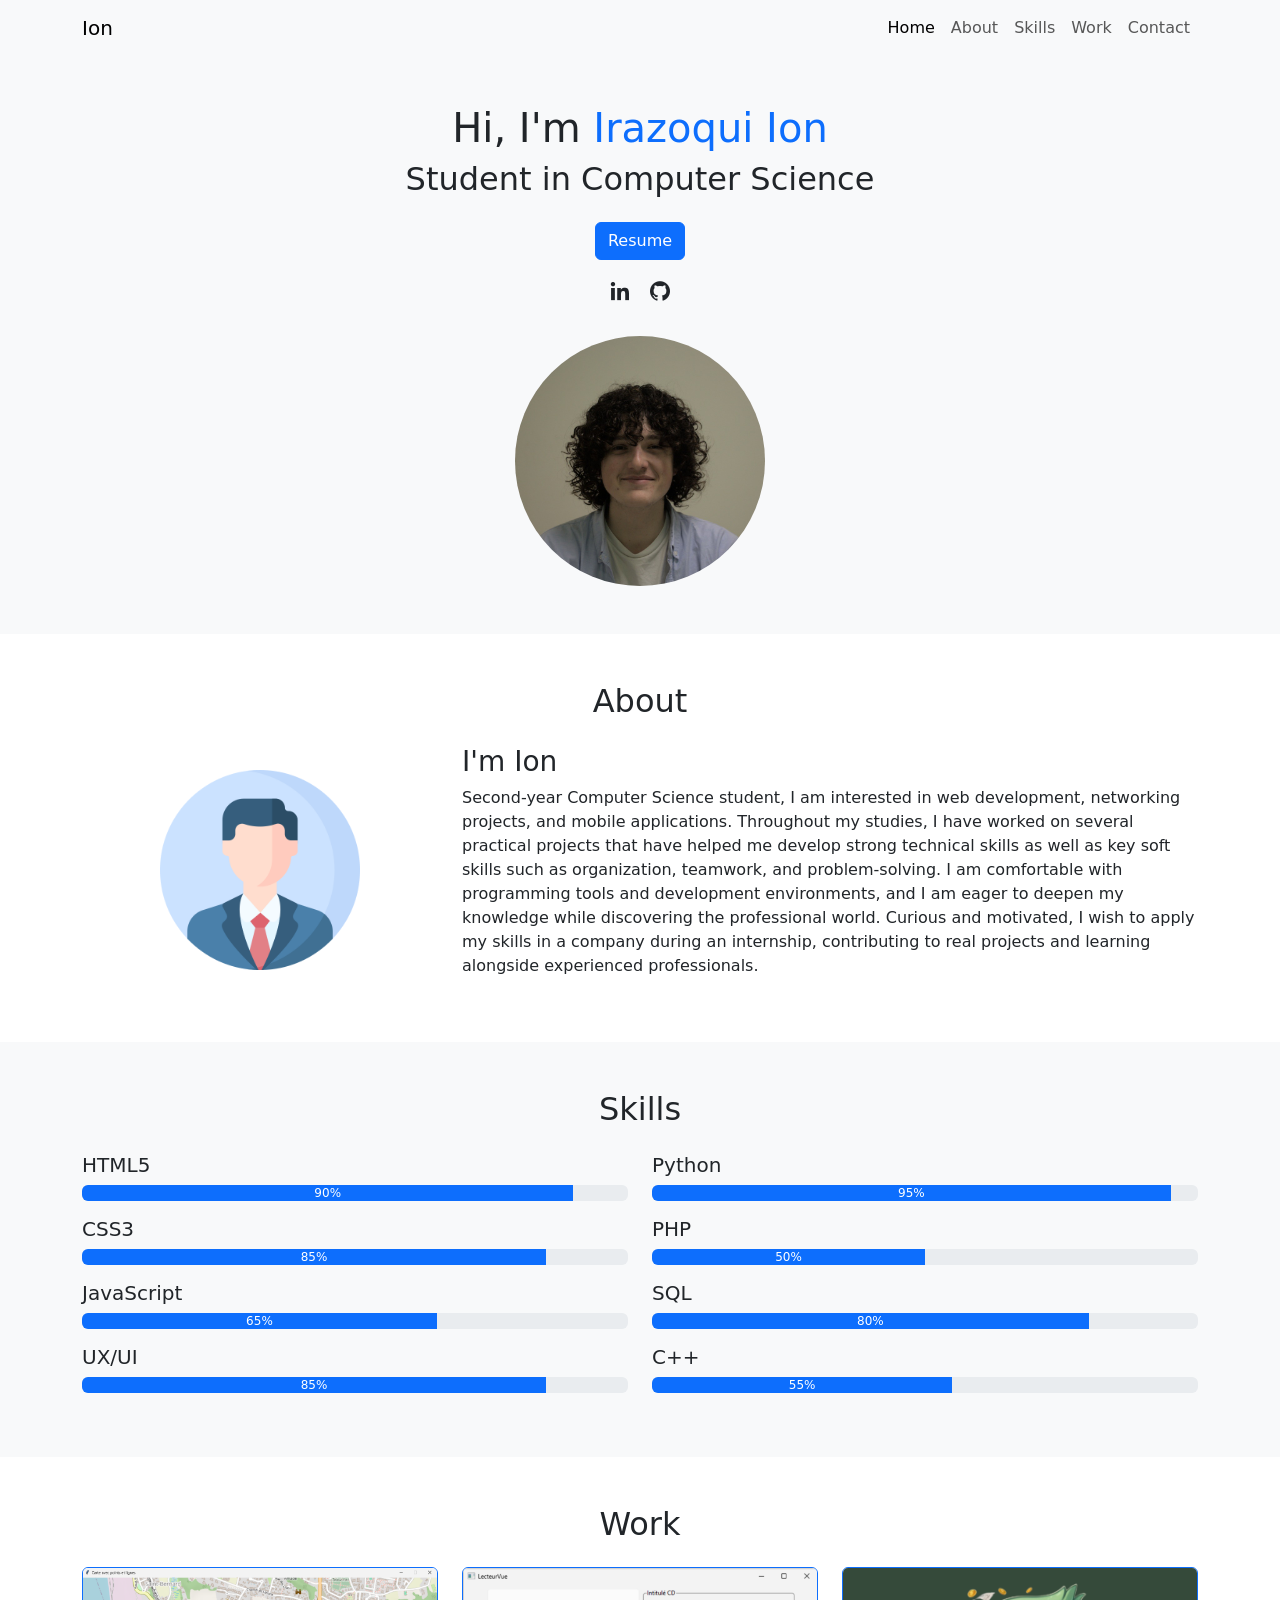
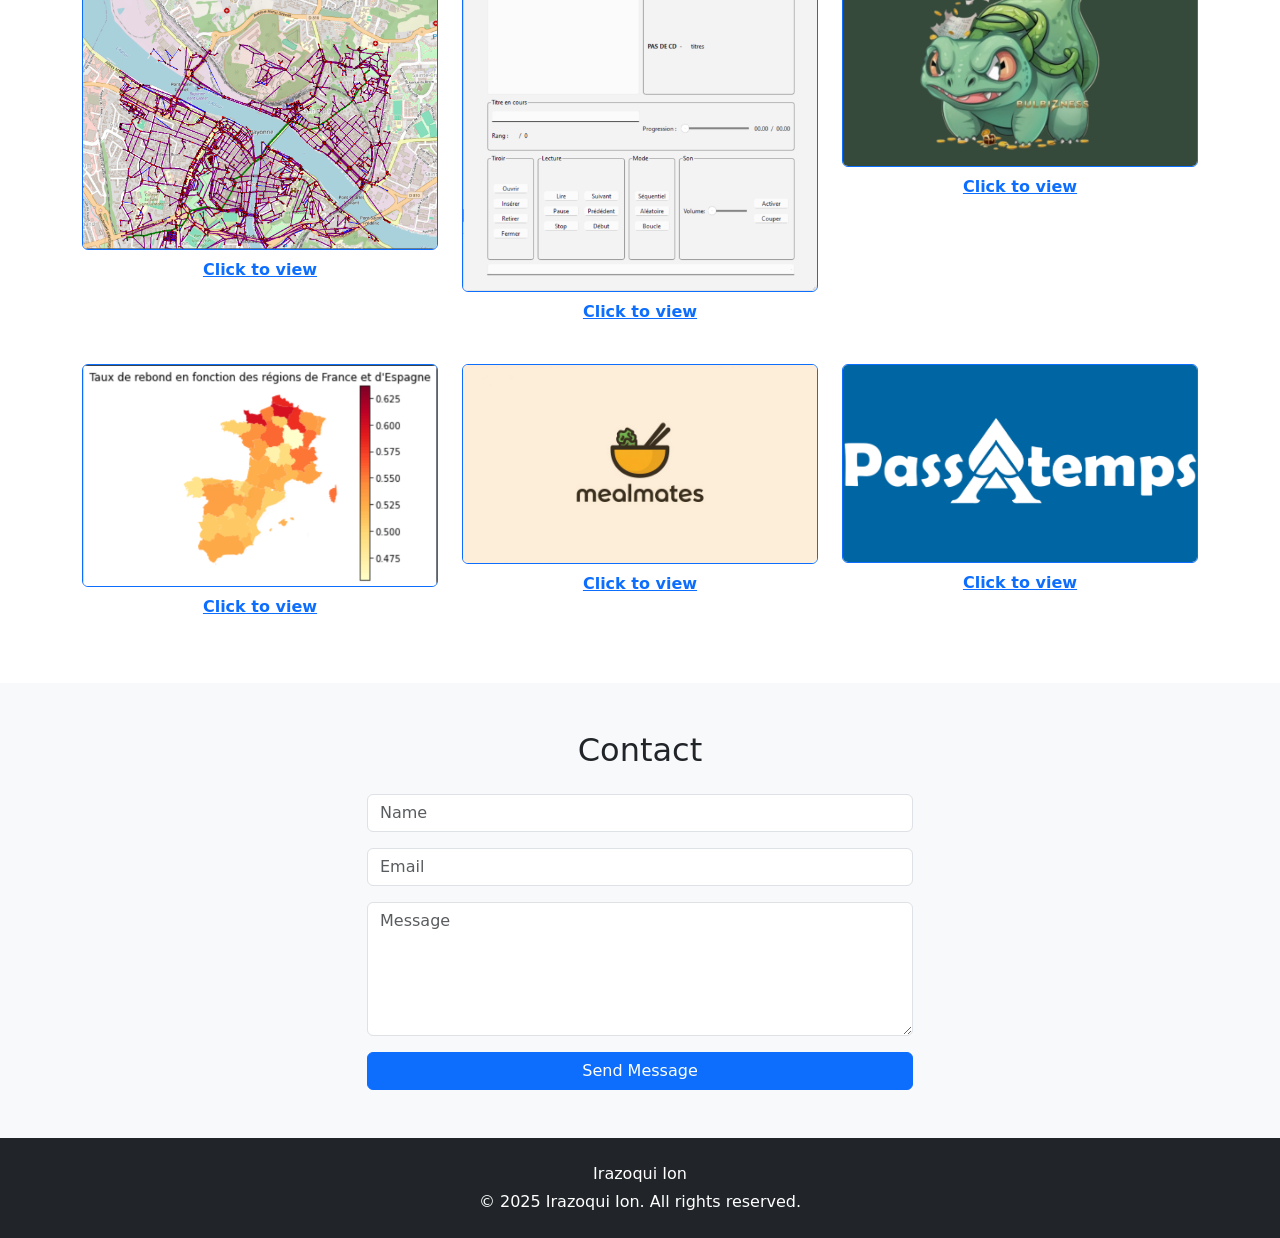
<file: index.html>
<!DOCTYPE html>
<html lang="en">

<head>
    <meta charset="UTF-8">
    <meta name="viewport" content="width=device-width, initial-scale=1.0">

    <!-- Bootstrap CSS -->
    <link href="https://cdn.jsdelivr.net/npm/bootstrap@5.3.2/dist/css/bootstrap.min.css" rel="stylesheet">

    <!-- Icons -->
    <link href='https://cdn.jsdelivr.net/npm/boxicons@2.0.5/css/boxicons.min.css' rel='stylesheet'>

    <title>Portfolio</title>
</head>

<body>

    <!-- HEADER -->
    <nav class="navbar navbar-expand-lg navbar-light bg-light sticky-top">
        <div class="container">
            <a class="navbar-brand" href="#">Ion</a>
            <button class="navbar-toggler" type="button" data-bs-toggle="collapse" data-bs-target="#navbarNav">
                <span class="navbar-toggler-icon"></span>
            </button>
            <div class="collapse navbar-collapse" id="navbarNav">
                <ul class="navbar-nav ms-auto">
                    <li class="nav-item"><a class="nav-link active" href="#home">Home</a></li>
                    <li class="nav-item"><a class="nav-link" href="#about">About</a></li>
                    <li class="nav-item"><a class="nav-link" href="#skills">Skills</a></li>
                    <li class="nav-item"><a class="nav-link" href="#work">Work</a></li>
                    <li class="nav-item"><a class="nav-link" href="#contact">Contact</a></li>
                </ul>
            </div>
        </div>
    </nav>

    <!-- HOME -->
    <section id="home" class="py-5 text-center bg-light">
        <div class="container">
            <h1>Hi, I'm <span class="text-primary">Irazoqui Ion</span></h1>
            <h2 class="mb-4">Student in Computer Science</h2>
            <a href="autres/Resume.pdf" class="btn btn-primary mb-3">Resume</a>
            <div class="d-flex justify-content-center gap-3">
                <a href="https://www.linkedin.com/in/ion-irazoqui-a7b46b34b" class="text-dark fs-4"><i class='bx bxl-linkedin'></i></a>
                <a href="https://www.github.com/TheAtomic0407" class="text-dark fs-4"><i class='bx bxl-github'></i></a>
            </div>
            <div class="mt-4">
                <img src="images/profil.png" alt="Profile photo of Irazoqui Ion" class="rounded-circle img-fluid" style="max-width: 250px;">
            </div>
        </div>
    </section>

    <!-- ABOUT -->
    <section id="about" class="py-5">
        <div class="container">
            <h2 class="text-center mb-4">About</h2>
            <div class="row align-items-center">
                <div class="col-md-4 text-center">
                    <img src="images/about.png" alt="About image" class="img-fluid rounded" style="max-width: 200px;">
                </div>
                <div class="col-md-8">
                    <h3>I'm Ion</h3>
                    <p>Second-year Computer Science student, I am interested in web development, networking projects, and mobile applications. Throughout my studies, I have worked on several practical projects that have helped me develop strong technical skills as well as key soft skills such as organization, teamwork, and problem-solving.

I am comfortable with programming tools and development environments, and I am eager to deepen my knowledge while discovering the professional world. Curious and motivated, I wish to apply my skills in a company during an internship, contributing to real projects and learning alongside experienced professionals.</p>
                </div>
            </div>
        </div>
    </section>

    <!-- SKILLS -->
    <section id="skills" class="py-5 bg-light">
        <div class="container">
            <h2 class="text-center mb-4">Skills</h2>
            <div class="row g-4">
                <div class="col-md-6">
                    <h5>HTML5</h5>
                    <div class="progress mb-3">
                        <div class="progress-bar bg-primary" role="progressbar" style="width: 90%;">90%</div>
                    </div>

                    <h5>CSS3</h5>
                    <div class="progress mb-3">
                        <div class="progress-bar bg-primary" role="progressbar" style="width: 85%;">85%</div>
                    </div>

                    <h5>JavaScript</h5>
                    <div class="progress mb-3">
                        <div class="progress-bar bg-primary" role="progressbar" style="width: 65%;">65%</div>
                    </div>

                    <h5>UX/UI</h5>
                    <div class="progress mb-3">
                        <div class="progress-bar bg-primary" role="progressbar" style="width: 85%;">85%</div>
                    </div>
                </div>
                <div class="col-md-6">
                    <h5>Python</h5>
                    <div class="progress mb-3">
                        <div class="progress-bar bg-primary" role="progressbar" style="width: 95%;">95%</div>
                    </div>

                    <h5>PHP</h5>
                    <div class="progress mb-3">
                        <div class="progress-bar bg-primary" role="progressbar" style="width: 50%;">50%</div>
                    </div>

                    <h5>SQL</h5>
                    <div class="progress mb-3">
                        <div class="progress-bar bg-primary" role="progressbar" style="width: 80%;">80%</div>
                    </div>

                    <h5>C++</h5>
                    <div class="progress mb-3">
                        <div class="progress-bar bg-primary" role="progressbar" style="width: 55%;">55%</div>
                    </div>
                </div>
            </div>
        </div>
    </section>

    <!-- WORK -->
<section id="work" class="py-5">
    <div class="container">
        <h2 class="text-center mb-4">Work</h2>
        <div class="row g-4">
            <div class="col-md-4 text-center">
                <a href="projet1.html">
                    <img src="images/graphe.png" alt="Project 1" class="img-fluid rounded mb-2 border border-primary">
                    <p class="text-primary fw-bold">Click to view</p>
                </a>
            </div>
            <div class="col-md-4 text-center">
                <a href="projet2.html">
                    <img src="images/lecteur.png" alt="Project 2" class="img-fluid rounded mb-2 border border-primary">
                    <p class="text-primary fw-bold">Click to view</p>
                </a>
            </div>
            <div class="col-md-4 text-center">
                <a href="projet3.html">
                    <img src="images/logo_bulbizness.png" alt="Project 3" class="img-fluid rounded mb-2 border border-primary">
                    <p class="text-primary fw-bold">Click to view</p>
                </a>
            </div>
            <div class="col-md-4 text-center">
                <a href="projet4.html">
                    <img src="images/rebond.png" alt="Project 4" class="img-fluid rounded mb-2 border border-primary">
                    <p class="text-primary fw-bold">Click to view</p>
                </a>
            </div>
            <div class="col-md-4 text-center">
                <a href="projet5.html">
                    <img src="images/logo_mealmates.png" alt="Project 5" class="img-fluid rounded mb-2 border border-primary">
                    <p class="text-primary fw-bold">Click to view</p>
                </a>
            </div>
            <div class="col-md-4 text-center">
                <a href="projet6.html">
                    <img src="images/logo_passatemps.png" alt="Project 6" class="img-fluid rounded mb-2 border border-primary">
                    <p class="text-primary fw-bold">Click to view</p>
                </a>
            </div>
        </div>
    </div>
</section>


    <!-- CONTACT -->
    <section id="contact" class="py-5 bg-light">
        <div class="container">
            <h2 class="text-center mb-4">Contact</h2>
            <div class="row justify-content-center">
                <div class="col-md-6">
                    <form>
                        <div class="mb-3">
                            <input type="text" class="form-control" placeholder="Name">
                        </div>
                        <div class="mb-3">
                            <input type="email" class="form-control" placeholder="Email">
                        </div>
                        <div class="mb-3">
                            <textarea class="form-control" rows="5" placeholder="Message"></textarea>
                        </div>
                        <button type="submit" class="btn btn-primary w-100">Send Message</button>
                    </form>
                </div>
            </div>
        </div>
    </section>

    <!-- FOOTER -->
    <footer class="py-4 text-center bg-dark text-white">
        <p class="mb-1">Irazoqui Ion</p>
        <p class="mb-0">&copy; 2025 Irazoqui Ion. All rights reserved.</p>
    </footer>

    <!-- Bootstrap JS -->
    <script src="https://cdn.jsdelivr.net/npm/bootstrap@5.3.2/dist/js/bootstrap.bundle.min.js"></script>
</body>

</html>
</file>
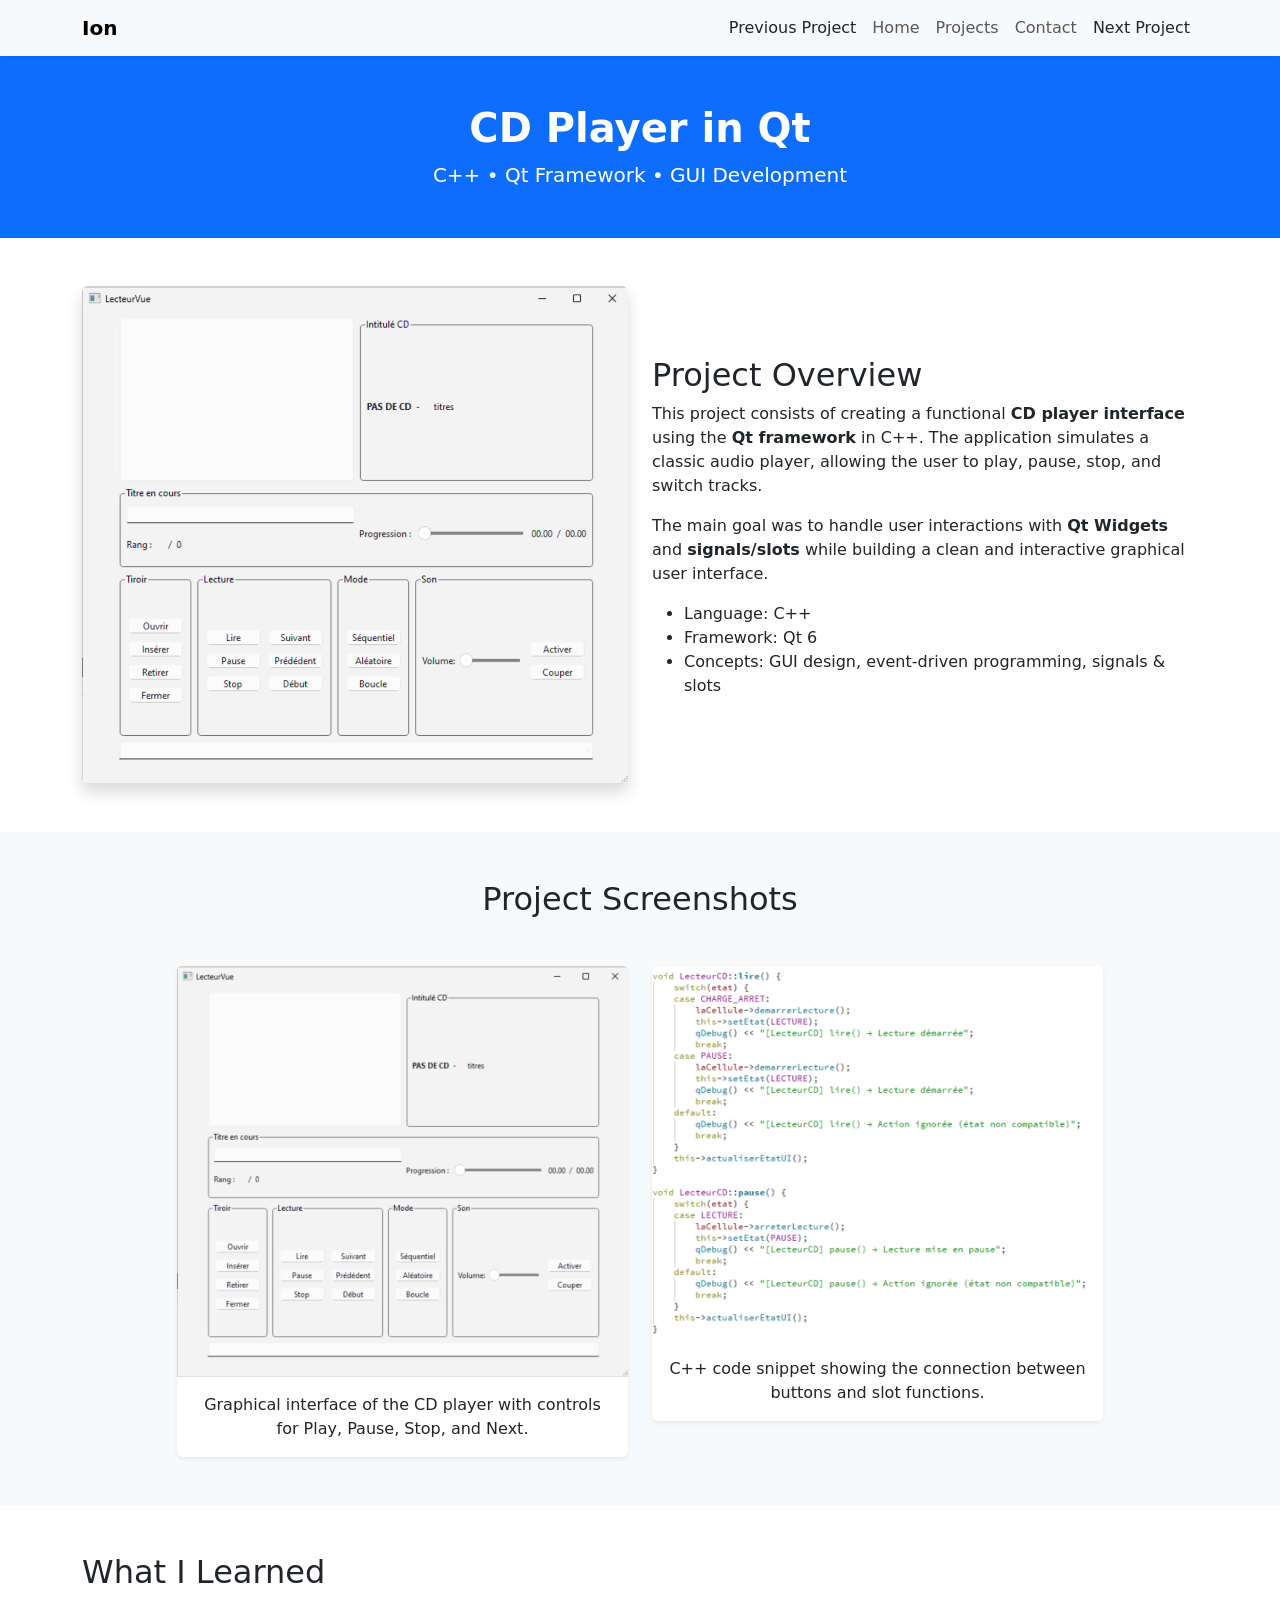
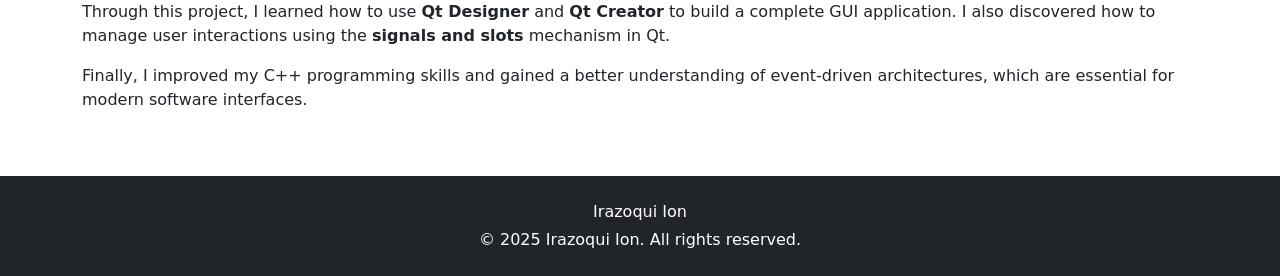
<file: projet2.html>
<!DOCTYPE html>
<html lang="en">

<head>
    <meta charset="UTF-8">
    <meta name="viewport" content="width=device-width, initial-scale=1.0">
    <title>Project – CD Player (Qt C++)</title>

    <!-- Bootstrap -->
    <link href="https://cdn.jsdelivr.net/npm/bootstrap@5.3.2/dist/css/bootstrap.min.css" rel="stylesheet">
    <link href='https://cdn.jsdelivr.net/npm/boxicons@2.0.5/css/boxicons.min.css' rel='stylesheet'>
</head>

<body>

    <!-- Navbar -->
    <nav class="navbar navbar-expand-lg navbar-light bg-light sticky-top shadow-sm">
        <div class="container">
            <a class="navbar-brand fw-bold" href="index.html">Ion</a>
            <button class="navbar-toggler" type="button" data-bs-toggle="collapse" data-bs-target="#navbarNav">
                <span class="navbar-toggler-icon"></span>
            </button>
            <div class="collapse navbar-collapse" id="navbarNav">
                <ul class="navbar-nav ms-auto">
                    <li class="nav-item"><a class="nav-link text-dark" href="projet1.html">Previous Project</a></li>
                    <li class="nav-item"><a class="nav-link" href="index.html#home">Home</a></li>
                    <li class="nav-item"><a class="nav-link" href="index.html#work">Projects</a></li>
                    <li class="nav-item"><a class="nav-link" href="index.html#contact">Contact</a></li>
                    <li class="nav-item"><a class="nav-link text-dark" href="projet3.html">Next Project</a></li>
                </ul>
            </div>
        </div>
    </nav>

    <!-- Header -->
    <header class="py-5 bg-primary text-white text-center">
        <div class="container">
            <h1 class="fw-bold">CD Player in Qt</h1>
            <p class="lead mb-0">C++ • Qt Framework • GUI Development</p>
        </div>
    </header>

    <!-- Overview -->
    <section class="py-5">
        <div class="container">
            <div class="row align-items-center g-4">
                <div class="col-md-6">
                    <img src="images/lecteur.png" alt="CD Player interface" class="img-fluid rounded shadow">
                </div>
                <div class="col-md-6">
                    <h2>Project Overview</h2>
                    <p>
                        This project consists of creating a functional <strong>CD player interface</strong> using the
                        <strong>Qt framework</strong> in C++.
                        The application simulates a classic audio player, allowing the user to play, pause, stop, and
                        switch tracks.
                    </p>
                    <p>
                        The main goal was to handle user interactions with <strong>Qt Widgets</strong> and
                        <strong>signals/slots</strong>
                        while building a clean and interactive graphical user interface.
                    </p>
                    <ul>
                        <li>Language: C++</li>
                        <li>Framework: Qt 6</li>
                        <li>Concepts: GUI design, event-driven programming, signals & slots</li>
                    </ul>
                </div>
            </div>
        </div>
    </section>

    <!-- Gallery -->
    <section class="py-5 bg-light">
        <div class="container">
            <h2 class="text-center mb-5">Project Screenshots</h2>
            <div class="row g-4 justify-content-center">

                <!-- Screenshot 1: UI -->
                <div class="col-md-5">
                    <div class="card shadow-sm border-0">
                        <img src="images/lecteur.png" class="card-img-top" alt="CD Player UI">
                        <div class="card-body text-center">
                            <p class="card-text">Graphical interface of the CD player with controls for Play, Pause,
                                Stop, and Next.</p>
                        </div>
                    </div>
                </div>

                <!-- Screenshot 2: Code -->
                <div class="col-md-5">
                    <div class="card shadow-sm border-0">
                        <img src="images/codeLecteur.png" class="card-img-top" alt="CD Player source code">
                        <div class="card-body text-center">
                            <p class="card-text">C++ code snippet showing the connection between buttons and slot
                                functions.</p>
                        </div>
                    </div>
                </div>

            </div>
        </div>
    </section>

    <!-- What I learned -->
    <section class="py-5">
        <div class="container">
            <h2>What I Learned</h2>
            <p>
                Through this project, I learned how to use <strong>Qt Designer</strong> and <strong>Qt Creator</strong>
                to build
                a complete GUI application.
                I also discovered how to manage user interactions using the <strong>signals and slots</strong> mechanism
                in Qt.
            </p>
            <p>
                Finally, I improved my C++ programming skills and gained a better understanding of event-driven
                architectures,
                which are essential for modern software interfaces.
            </p>
        </div>
    </section>

    <!-- Footer -->
    <footer class="py-4 bg-dark text-white text-center">
        <p class="mb-1">Irazoqui Ion</p>
        <p class="mb-0">&copy; 2025 Irazoqui Ion. All rights reserved.</p>
    </footer>

    <!-- Bootstrap JS -->
    <script src="https://cdn.jsdelivr.net/npm/bootstrap@5.3.2/dist/js/bootstrap.bundle.min.js"></script>

</body>

</html>
</file>
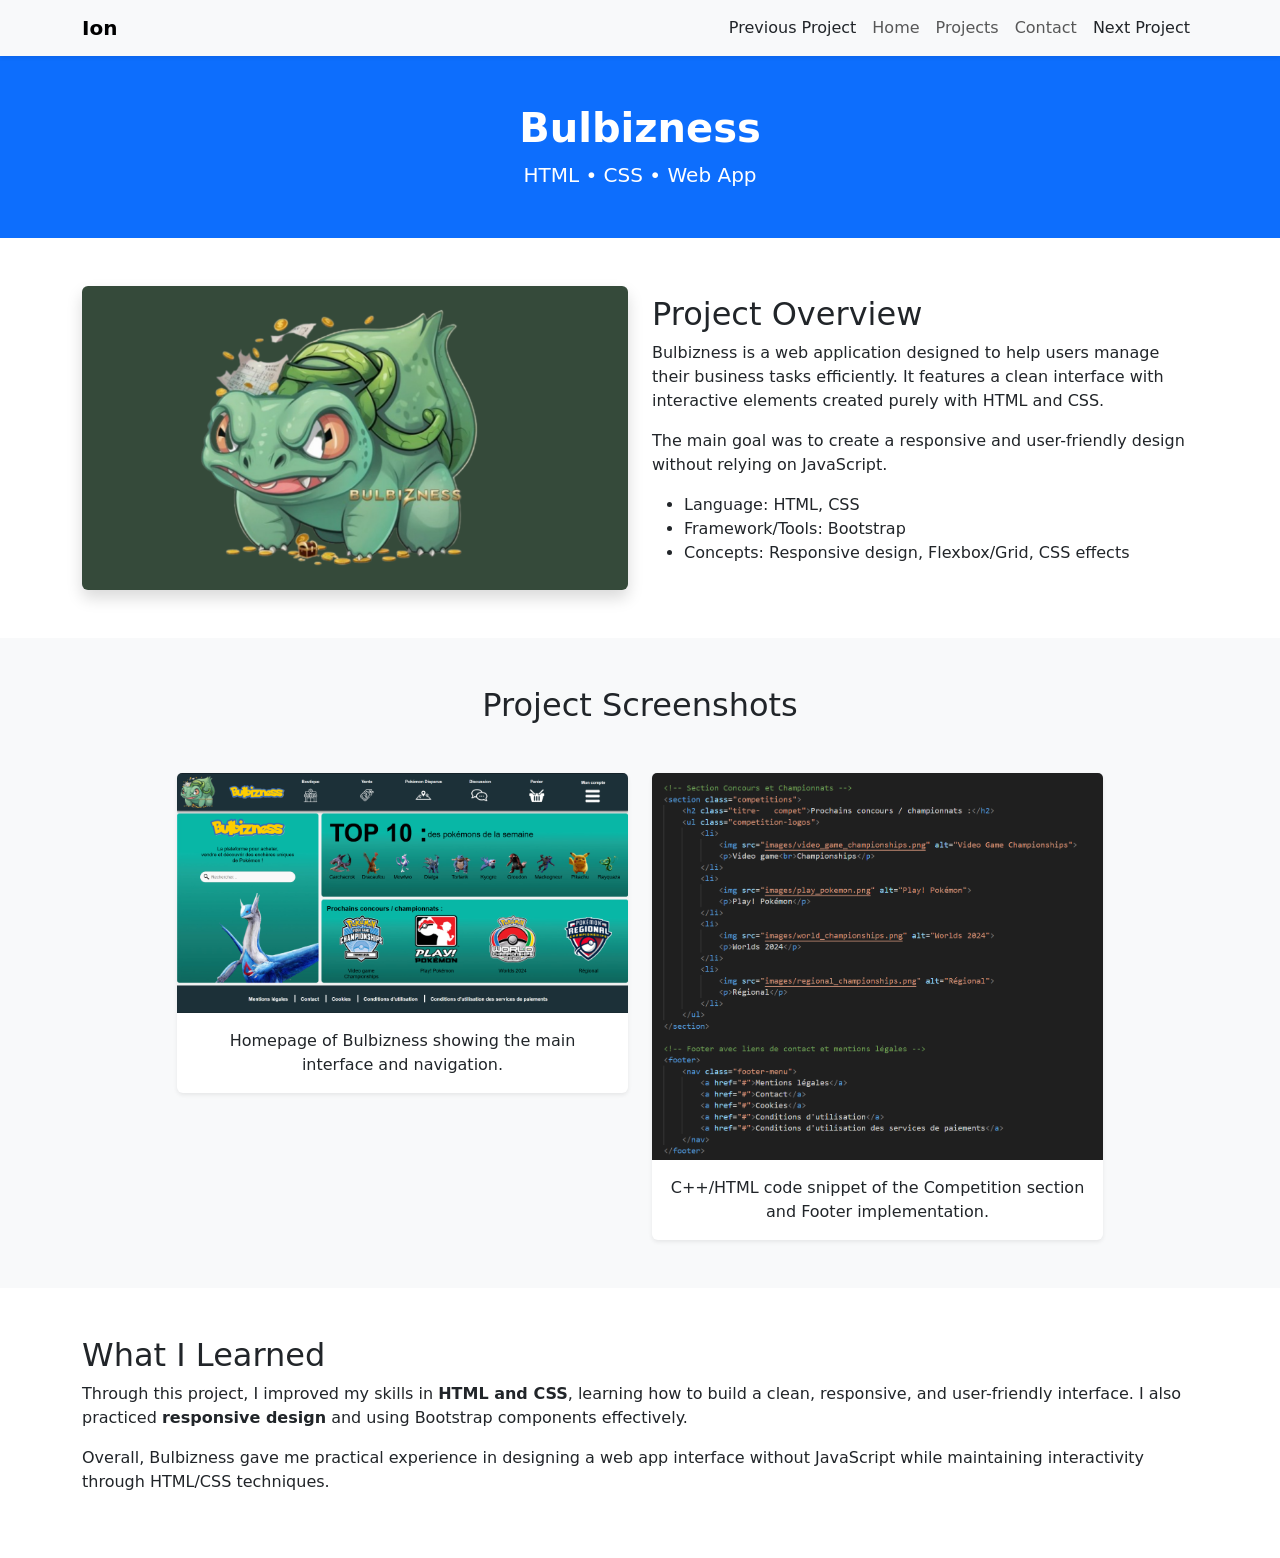
<file: projet3.html>
<!DOCTYPE html>
<html lang="en">


<head>
    <meta charset="UTF-8">
    <meta name="viewport" content="width=device-width, initial-scale=1.0">
    <title>Project – Bulbizness</title>

    <!-- Bootstrap -->
    <link href="https://cdn.jsdelivr.net/npm/bootstrap@5.3.2/dist/css/bootstrap.min.css" rel="stylesheet">
    <link href='https://cdn.jsdelivr.net/npm/boxicons@2.0.5/css/boxicons.min.css' rel='stylesheet'>
</head>

<body>

    <!-- Navbar -->
    <nav class="navbar navbar-expand-lg navbar-light bg-light sticky-top shadow-sm">
        <div class="container">
            <a class="navbar-brand fw-bold" href="index.html">Ion</a>
            <button class="navbar-toggler" type="button" data-bs-toggle="collapse" data-bs-target="#navbarNav">
                <span class="navbar-toggler-icon"></span>
            </button>
            <div class="collapse navbar-collapse" id="navbarNav">
                <ul class="navbar-nav ms-auto">
                    <li class="nav-item"><a class="nav-link text-dark" href="projet2.html">Previous Project</a></li>
                    <li class="nav-item"><a class="nav-link" href="index.html#home">Home</a></li>
                    <li class="nav-item"><a class="nav-link" href="index.html#work">Projects</a></li>
                    <li class="nav-item"><a class="nav-link" href="index.html#contact">Contact</a></li>
                    <li class="nav-item"><a class="nav-link text-dark" href="projet4.html">Next Project</a></li>
                </ul>
            </div>
        </div>
    </nav>

    <!-- Header -->
    <header class="py-5 bg-primary text-white text-center">
        <div class="container">
            <h1 class="fw-bold">Bulbizness</h1>
            <p class="lead mb-0">HTML • CSS • Web App</p>
        </div>
    </header>

    <!-- Overview -->
    <section class="py-5">
        <div class="container">
            <div class="row align-items-center g-4">
                <div class="col-md-6">
                    <img src="images/logo_bulbizness.png" alt="Bulbizness interface" class="img-fluid rounded shadow">
                </div>
                <div class="col-md-6">
                    <h2>Project Overview</h2>
                    <p>
                        Bulbizness is a web application designed to help users manage their business tasks efficiently.
                        It features a clean interface with interactive elements created purely with HTML and CSS.
                    </p>
                    <p>
                        The main goal was to create a responsive and user-friendly design without relying on JavaScript.
                    </p>
                    <ul>
                        <li>Language: HTML, CSS</li>
                        <li>Framework/Tools: Bootstrap</li>
                        <li>Concepts: Responsive design, Flexbox/Grid, CSS effects</li>
                    </ul>
                </div>
            </div>
        </div>
    </section>

    <!-- Gallery -->
    <section class="py-5 bg-light">
        <div class="container">
            <h2 class="text-center mb-5">Project Screenshots</h2>
            <div class="row g-4 justify-content-center">

                <!-- Screenshot 1: Homepage -->
                <div class="col-md-5">
                    <div class="card shadow-sm border-0">
                        <img src="images/html.png" class="card-img-top" alt="Bulbizness homepage">
                        <div class="card-body text-center">
                            <p class="card-text">Homepage of Bulbizness showing the main interface and navigation.</p>
                        </div>
                    </div>
                </div>

                <!-- Screenshot 2: Competition Section & Footer Code -->
                <div class="col-md-5">
                    <div class="card shadow-sm border-0">
                        <img src="images/htmlCode.png" class="card-img-top" alt="Bulbizness competition section code">
                        <div class="card-body text-center">
                            <p class="card-text">C++/HTML code snippet of the Competition section and Footer
                                implementation.</p>
                        </div>
                    </div>
                </div>

            </div>
        </div>
    </section>

    <!-- What I learned -->
    <section class="py-5">
        <div class="container">
            <h2>What I Learned</h2>
            <p>
                Through this project, I improved my skills in <strong>HTML and CSS</strong>, learning how to build a
                clean, responsive, and user-friendly interface.
                I also practiced <strong>responsive design</strong> and using Bootstrap components effectively.
            </p>
            <p>
                Overall, Bulbizness gave me practical experience in designing a web app interface without JavaScript
                while maintaining interactivity through HTML/CSS techniques.
            </p>
        </div>
    </section>

    <!-- Footer -->
    <footer class="py-4 bg-dark text-white text-center"
</file>
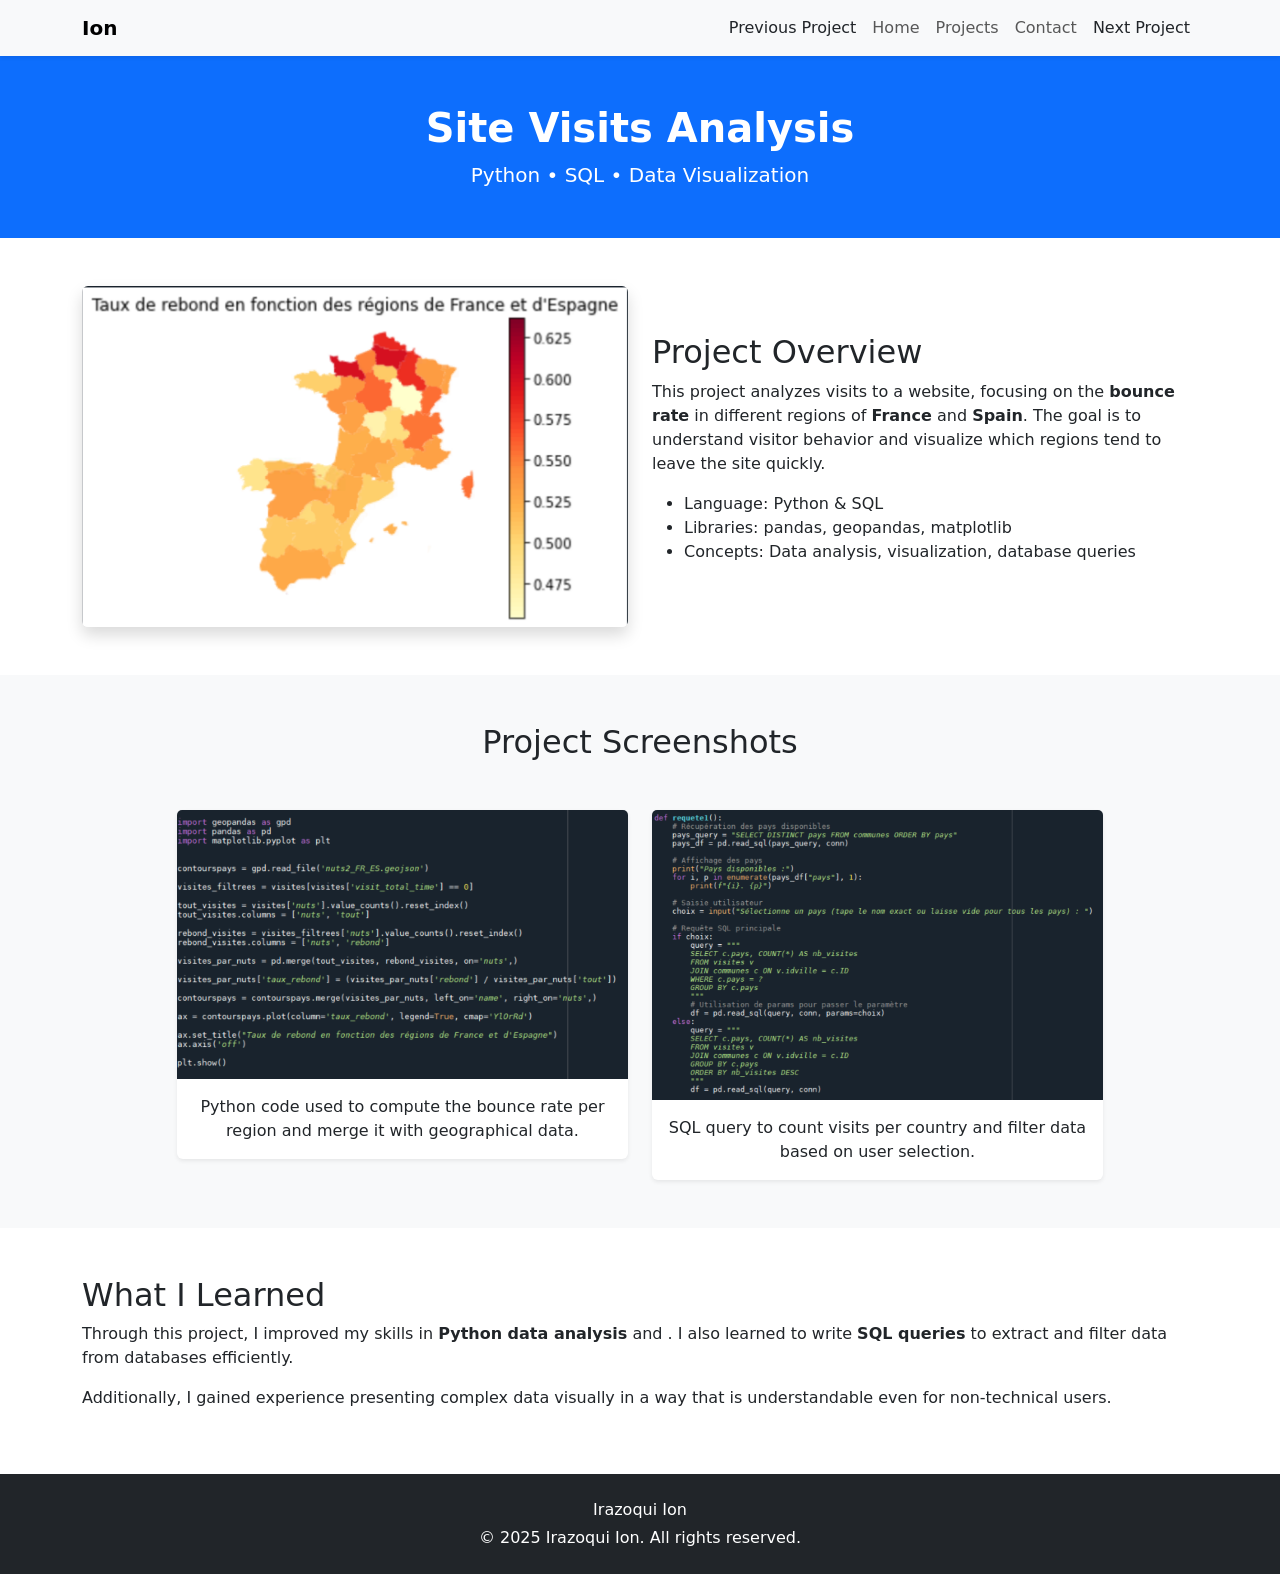
<file: projet4.html>
<!DOCTYPE html>
<html lang="en">

<head>
    <meta charset="UTF-8">
    <meta name="viewport" content="width=device-width, initial-scale=1.0">
    <title>Project – Site Visits Analysis</title>

    <!-- Bootstrap -->
    <link href="https://cdn.jsdelivr.net/npm/bootstrap@5.3.2/dist/css/bootstrap.min.css" rel="stylesheet">
    <link href='https://cdn.jsdelivr.net/npm/boxicons@2.0.5/css/boxicons.min.css' rel='stylesheet'>
</head>

<body>

    <!-- Navbar -->
    <nav class="navbar navbar-expand-lg navbar-light bg-light sticky-top shadow-sm">
        <div class="container">
            <a class="navbar-brand fw-bold" href="index.html">Ion</a>
            <button class="navbar-toggler" type="button" data-bs-toggle="collapse" data-bs-target="#navbarNav">
                <span class="navbar-toggler-icon"></span>
            </button>
            <div class="collapse navbar-collapse" id="navbarNav">
                <ul class="navbar-nav ms-auto">
                    <li class="nav-item"><a class="nav-link text-dark" href="projet3.html">Previous Project</a></li>
                    <li class="nav-item"><a class="nav-link" href="index.html#home">Home</a></li>
                    <li class="nav-item"><a class="nav-link" href="index.html#work">Projects</a></li>
                    <li class="nav-item"><a class="nav-link" href="index.html#contact">Contact</a></li>
                    <li class="nav-item"><a class="nav-link text-dark" href="projet5.html">Next Project</a></li>
                </ul>
            </div>
        </div>
    </nav>

    <!-- Header -->
    <header class="py-5 bg-primary text-white text-center">
        <div class="container">
            <h1 class="fw-bold">Site Visits Analysis</h1>
            <p class="lead mb-0">Python • SQL • Data Visualization</p>
        </div>
    </header>

    <!-- Overview -->
    <section class="py-5">
        <div class="container">
            <div class="row align-items-center g-4">
                <div class="col-md-6">
                    <img src="images/rebond.png" alt="Taux de rebond par région France et Espagne"
                        class="img-fluid rounded shadow">
                </div>
                <div class="col-md-6">
                    <h2>Project Overview</h2>
                    <p>
                        This project analyzes visits to a website, focusing on the <strong>bounce rate</strong>
                        in different regions of <strong>France</strong> and <strong>Spain</strong>.
                        The goal is to understand visitor behavior and visualize which regions tend to leave the site
                        quickly.
                    </p>
                    <ul>
                        <li>Language: Python & SQL</li>
                        <li>Libraries: pandas, geopandas, matplotlib</li>
                        <li>Concepts: Data analysis, visualization, database queries</li>
                    </ul>
                </div>
            </div>
        </div>
    </section>

    <!-- Gallery -->
    <section class="py-5 bg-light">
        <div class="container">
            <h2 class="text-center mb-5">Project Screenshots</h2>
            <div class="row g-4 justify-content-center">

                <!-- Screenshot 1: Python code -->
                <div class="col-md-5">
                    <div class="card shadow-sm border-0">
                        <img src="images/code_python.png" class="card-img-top" alt="Python code for data analysis">
                        <div class="card-body text-center">
                            <p class="card-text">Python code used to compute the bounce rate per region and merge it
                                with geographical data.</p>
                        </div>
                    </div>
                </div>

                <!-- Screenshot 2: SQL code -->
                <div class="col-md-5">
                    <div class="card shadow-sm border-0">
                        <img src="images/code_sql.png" class="card-img-top" alt="SQL query for site visits">
                        <div class="card-body text-center">
                            <p class="card-text">SQL query to count visits per country and filter data based on user
                                selection.</p>
                        </div>
                    </div>
                </div>

            </div>
        </div>
    </section>

    <!-- What I learned -->
    <section class="py-5">
        <div class="container">
            <h2>What I Learned</h2>
            <p>
                Through this project, I improved my skills in <strong>Python data analysis</strong> and
                <stronggeographical visualization</strong>.
                    I also learned to write <strong>SQL queries</strong> to extract and filter data from databases
                    efficiently.
            </p>
            <p>
                Additionally, I gained experience presenting complex data visually in a way that is understandable even
                for non-technical users.
            </p>
        </div>
    </section>

    <!-- Footer -->
    <footer class="py-4 bg-dark text-white text-center">
        <p class="mb-1">Irazoqui Ion</p>
        <p class="mb-0">&copy; 2025 Irazoqui Ion. All rights reserved.</p>
    </footer>

    <!-- Bootstrap JS -->
    <script src="https://cdn.jsdelivr.net/npm/bootstrap@5.3.2/dist/js/bootstrap.bundle.min.js"></script>

</body>

</html>
</file>
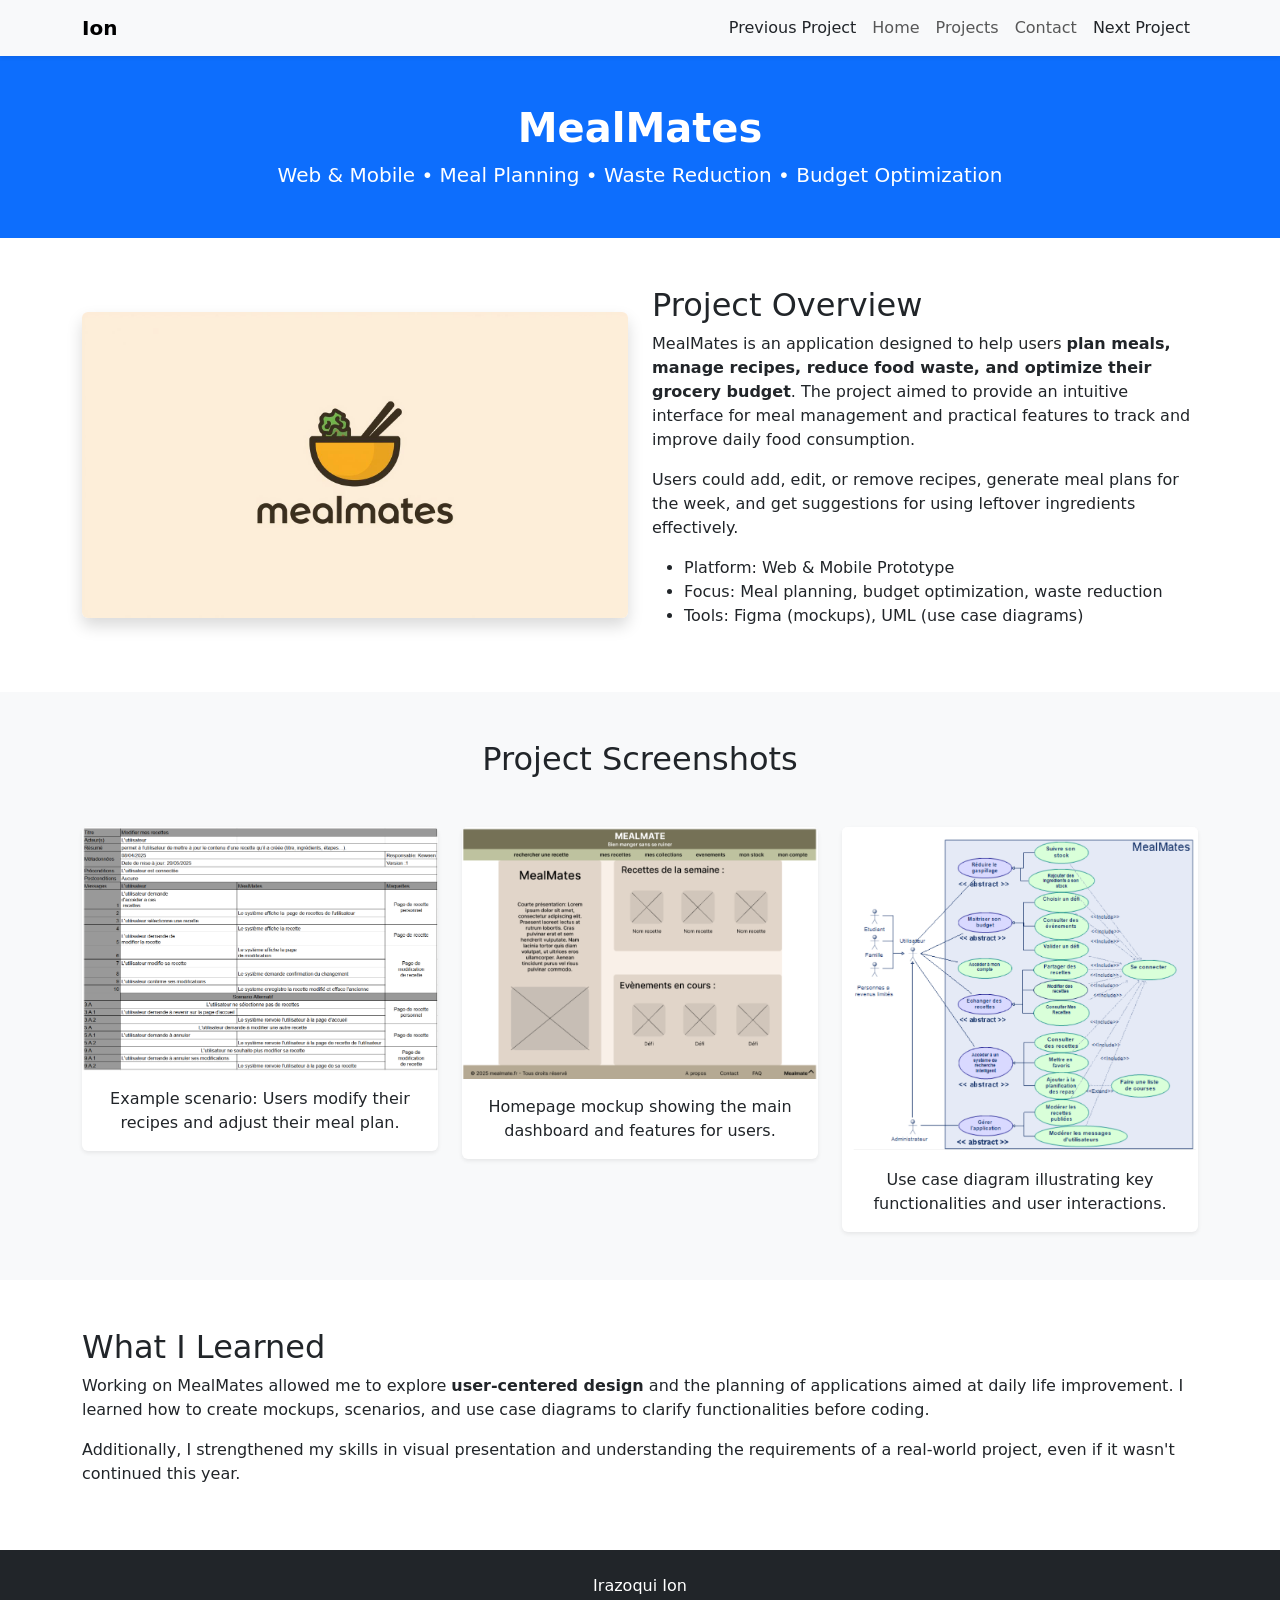
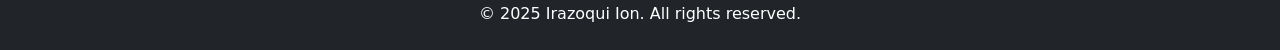
<file: projet5.html>
<!DOCTYPE html>
<html lang="en">

<head>
    <meta charset="UTF-8">
    <meta name="viewport" content="width=device-width, initial-scale=1.0">
    <title>Project – MealMates</title>

    <!-- Bootstrap -->
    <link href="https://cdn.jsdelivr.net/npm/bootstrap@5.3.2/dist/css/bootstrap.min.css" rel="stylesheet">
    <link href='https://cdn.jsdelivr.net/npm/boxicons@2.0.5/css/boxicons.min.css' rel='stylesheet'>
</head>

<body>

    <!-- Navbar -->
    <nav class="navbar navbar-expand-lg navbar-light bg-light sticky-top shadow-sm">
        <div class="container">
            <a class="navbar-brand fw-bold" href="index.html">Ion</a>
            <button class="navbar-toggler" type="button" data-bs-toggle="collapse" data-bs-target="#navbarNav">
                <span class="navbar-toggler-icon"></span>
            </button>
            <div class="collapse navbar-collapse" id="navbarNav">
                <ul class="navbar-nav ms-auto">
                    <li class="nav-item"><a class="nav-link text-dark" href="projet4.html">Previous Project</a></li>
                    <li class="nav-item"><a class="nav-link" href="index.html#home">Home</a></li>
                    <li class="nav-item"><a class="nav-link" href="index.html#work">Projects</a></li>
                    <li class="nav-item"><a class="nav-link" href="index.html#contact">Contact</a></li>
                    <li class="nav-item"><a class="nav-link text-dark" href="projet6.html">Next Project</a></li>
                </ul>
            </div>
        </div>
    </nav>

    <!-- Header -->
    <header class="py-5 bg-primary text-white text-center">
        <div class="container">
            <h1 class="fw-bold">MealMates</h1>
            <p class="lead mb-0">Web & Mobile • Meal Planning • Waste Reduction • Budget Optimization</p>
        </div>
    </header>

    <!-- Overview -->
    <section class="py-5">
        <div class="container">
            <div class="row align-items-center g-4">
                <div class="col-md-6">
                    <img src="images/logo_mealmates.png" alt="MealMates logo" class="img-fluid rounded shadow">
                </div>
                <div class="col-md-6">
                    <h2>Project Overview</h2>
                    <p>
                        MealMates is an application designed to help users <strong>plan meals, manage recipes, reduce
                        food waste, and optimize their grocery budget</strong>.
                        The project aimed to provide an intuitive interface for meal management and practical features
                        to track and improve daily food consumption.
                    </p>
                    <p>
                        Users could add, edit, or remove recipes, generate meal plans for the week, and get suggestions
                        for using leftover ingredients effectively.
                    </p>
                    <ul>
                        <li>Platform: Web & Mobile Prototype</li>
                        <li>Focus: Meal planning, budget optimization, waste reduction</li>
                        <li>Tools: Figma (mockups), UML (use case diagrams)</li>
                    </ul>
                </div>
            </div>
        </div>
    </section>

    <!-- Gallery -->
    <section class="py-5 bg-light">
        <div class="container">
            <h2 class="text-center mb-5">Project Screenshots</h2>
            <div class="row g-4 justify-content-center">

                <!-- Scenario -->
                <div class="col-md-4">
                    <div class="card shadow-sm border-0">
                        <img src="images/scenario_recipes.png" class="card-img-top" alt="Scenario: Modify My Recipes">
                        <div class="card-body text-center">
                            <p class="card-text">Example scenario: Users modify their recipes and adjust their meal plan.</p>
                        </div>
                    </div>
                </div>

                <!-- Mockup -->
                <div class="col-md-4">
                    <div class="card shadow-sm border-0">
                        <img src="images/mockup_homepage.png" class="card-img-top" alt="Homepage mockup">
                        <div class="card-body text-center">
                            <p class="card-text">Homepage mockup showing the main dashboard and features for users.</p>
                        </div>
                    </div>
                </div>

                <!-- Use Case Diagram -->
                <div class="col-md-4">
                    <div class="card shadow-sm border-0">
                        <img src="images/usecase_diagram.png" class="card-img-top" alt="Use case diagram">
                        <div class="card-body text-center">
                            <p class="card-text">Use case diagram illustrating key functionalities and user interactions.</p>
                        </div>
                    </div>
                </div>

            </div>
        </div>
    </section>

    <!-- What I learned -->
    <section class="py-5">
        <div class="container">
            <h2>What I Learned</h2>
            <p>
                Working on MealMates allowed me to explore <strong>user-centered design</strong> and the planning of
                applications aimed at daily life improvement.
                I learned how to create mockups, scenarios, and use case diagrams to clarify functionalities
                before coding.
            </p>
            <p>
                Additionally, I strengthened my skills in visual presentation and understanding the requirements
                of a real-world project, even if it wasn't continued this year.
            </p>
        </div>
    </section>

    <!-- Footer -->
    <footer class="py-4 bg-dark text-white text-center">
        <p class="mb-1">Irazoqui Ion</p>
        <p class="mb-0">&copy; 2025 Irazoqui Ion. All rights reserved.</p>
    </footer>

    <!-- Bootstrap JS -->
    <script src="https://cdn.jsdelivr.net/npm/bootstrap@5.3.2/dist/js/bootstrap.bundle.min.js"></script>

</body>

</html>
</file>
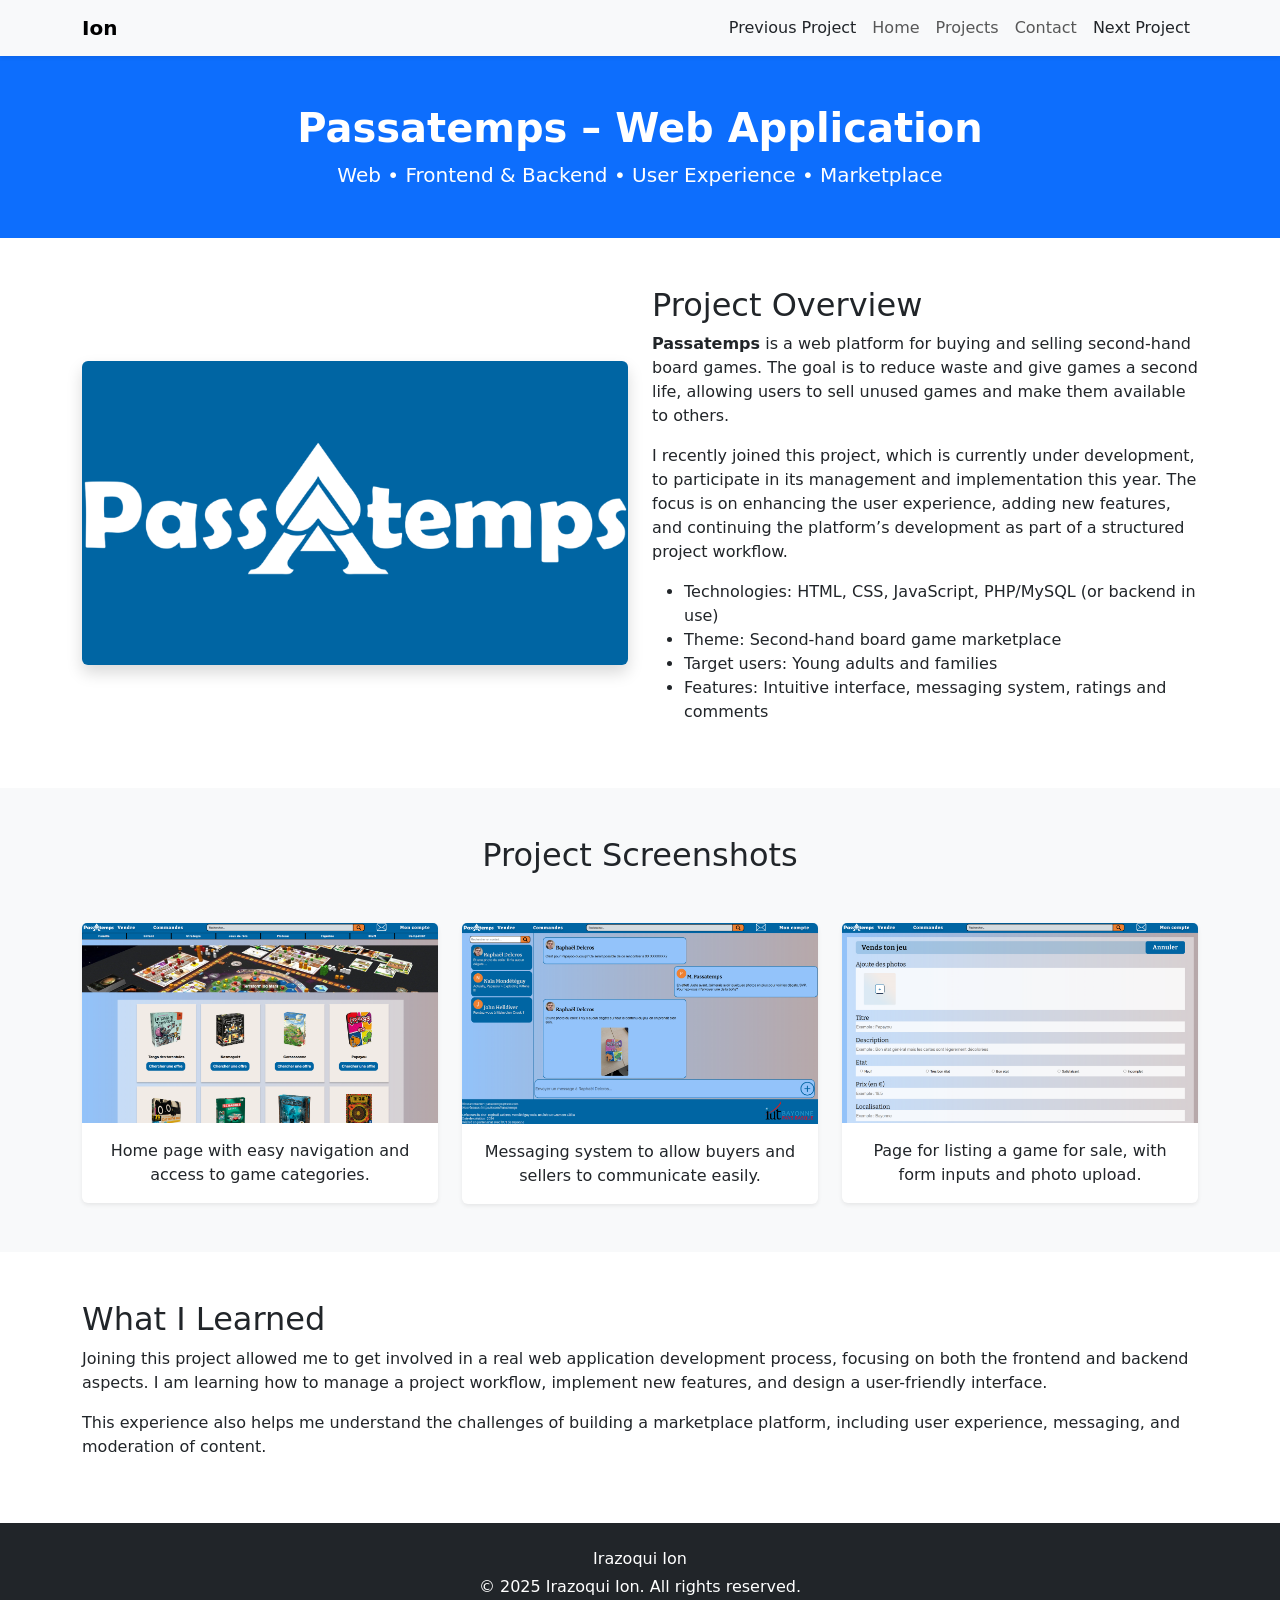
<file: projet6.html>
<!DOCTYPE html>
<html lang="en">

<head>
    <meta charset="UTF-8">
    <meta name="viewport" content="width=device-width, initial-scale=1.0">
    <title>Project – Passatemps</title>

    <!-- Bootstrap -->
    <link href="https://cdn.jsdelivr.net/npm/bootstrap@5.3.2/dist/css/bootstrap.min.css" rel="stylesheet">
    <link href='https://cdn.jsdelivr.net/npm/boxicons@2.0.5/css/boxicons.min.css' rel='stylesheet'>
</head>

<body>

    <!-- Navbar -->
    <nav class="navbar navbar-expand-lg navbar-light bg-light sticky-top shadow-sm">
        <div class="container">
            <a class="navbar-brand fw-bold" href="index.html">Ion</a>
            <button class="navbar-toggler" type="button" data-bs-toggle="collapse" data-bs-target="#navbarNav">
                <span class="navbar-toggler-icon"></span>
            </button>
            <div class="collapse navbar-collapse" id="navbarNav">
                <ul class="navbar-nav ms-auto">
                    <li class="nav-item"><a class="nav-link text-dark" href="projet5.html">Previous Project</a></li>
                    <li class="nav-item"><a class="nav-link" href="index.html#home">Home</a></li>
                    <li class="nav-item"><a class="nav-link" href="index.html#work">Projects</a></li>
                    <li class="nav-item"><a class="nav-link" href="index.html#contact">Contact</a></li>
                    <li class="nav-item"><a class="nav-link text-dark" href="projet1.html">Next Project</a></li>
                </ul>
            </div>
        </div>
    </nav>

    <!-- Header -->
    <header class="py-5 bg-primary text-white text-center">
        <div class="container">
            <h1 class="fw-bold">Passatemps – Web Application</h1>
            <p class="lead mb-0">Web • Frontend & Backend • User Experience • Marketplace</p>
        </div>
    </header>

    <!-- Overview -->
    <section class="py-5">
        <div class="container">
            <div class="row align-items-center g-4">
                <div class="col-md-6">
                    <img src="images/logo_passatemps.png" alt="Passatemps logo" class="img-fluid rounded shadow">
                </div>
                <div class="col-md-6">
                    <h2>Project Overview</h2>
                    <p>
                        <strong>Passatemps</strong> is a web platform for buying and selling second-hand board games. The
                        goal is to reduce waste and give games a second life, allowing users to sell unused games and
                        make them available to others.
                    </p>
                    <p>
                        I recently joined this project, which is currently under development, to participate in its
                        management and implementation this year. The focus is on enhancing the user experience, adding
                        new features, and continuing the platform’s development as part of a structured project workflow.
                    </p>
                    <ul>
                        <li>Technologies: HTML, CSS, JavaScript, PHP/MySQL (or backend in use)</li>
                        <li>Theme: Second-hand board game marketplace</li>
                        <li>Target users: Young adults and families</li>
                        <li>Features: Intuitive interface, messaging system, ratings and comments</li>
                    </ul>
                </div>
            </div>
        </div>
    </section>

    <!-- Gallery -->
    <section class="py-5 bg-light">
        <div class="container">
            <h2 class="text-center mb-5">Project Screenshots</h2>
            <div class="row g-4">
                <div class="col-md-4">
                    <div class="card shadow-sm border-0">
                        <img src="images/accueil_passatemps.png" class="card-img-top" alt="Home page">
                        <div class="card-body text-center">
                            <p class="card-text">Home page with easy navigation and access to game categories.</p>
                        </div>
                    </div>
                </div>

                <div class="col-md-4">
                    <div class="card shadow-sm border-0">
                        <img src="images/messagerie_passatemps.png" class="card-img-top" alt="Messaging page">
                        <div class="card-body text-center">
                            <p class="card-text">Messaging system to allow buyers and sellers to communicate easily.</p>
                        </div>
                    </div>
                </div>

                <div class="col-md-4">
                    <div class="card shadow-sm border-0">
                        <img src="images/vente_passatemps.png" class="card-img-top" alt="Sell my game page">
                        <div class="card-body text-center">
                            <p class="card-text">Page for listing a game for sale, with form inputs and photo upload.</p>
                        </div>
                    </div>
                </div>
            </div>
        </div>
    </section>

    <!-- What I Learned -->
    <section class="py-5">
        <div class="container">
            <h2>What I Learned</h2>
            <p>
                Joining this project allowed me to get involved in a real web application development process,
                focusing on both the frontend and backend aspects. I am learning how to manage a project workflow,
                implement new features, and design a user-friendly interface.
            </p>
            <p>
                This experience also helps me understand the challenges of building a marketplace platform,
                including user experience, messaging, and moderation of content.
            </p>
        </div>
    </section>

    <!-- Footer -->
    <footer class="py-4 bg-dark text-white text-center">
        <p class="mb-1">Irazoqui Ion</p>
        <p class="mb-0">&copy; 2025 Irazoqui Ion. All rights reserved.</p>
    </footer>

    <!-- Bootstrap JS -->
    <script src="https://cdn.jsdelivr.net/npm/bootstrap@5.3.2/dist/js/bootstrap.bundle.min.js"></script>

</body>

</html>
</file>
